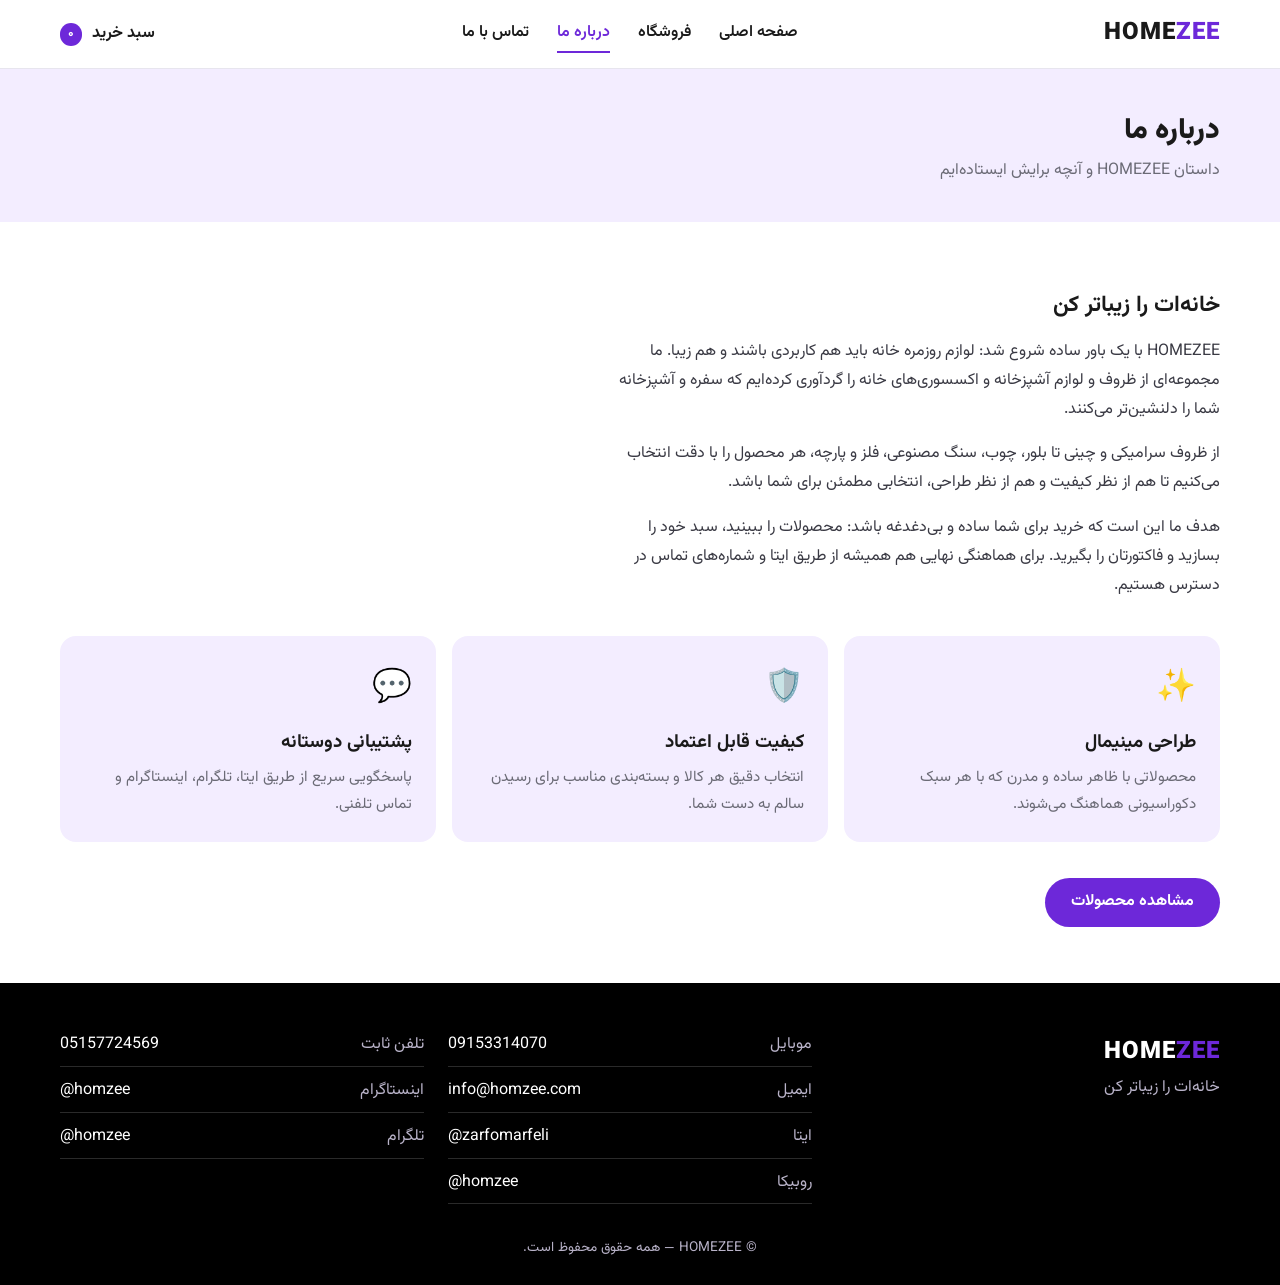
<file: about.html>
<!DOCTYPE html>
<html lang="fa" dir="rtl">
<head>
  <meta charset="UTF-8">
  <meta name="viewport" content="width=device-width, initial-scale=1">
  <title>درباره ما | HOMEZEE</title>

  <!-- فونت فارسی وزیرمتن -->
  <link rel="preconnect" href="https://fonts.googleapis.com">
  <link rel="preconnect" href="https://fonts.gstatic.com" crossorigin>
  <link href="https://fonts.googleapis.com/css2?family=Vazirmatn:wght@400;600;800;900&display=swap" rel="stylesheet">

  <link rel="stylesheet" href="css/style.css">
</head>
<body>

  <!-- منوی سایت -->
  <header id="site-header"></header>

  <!-- عنوان صفحه -->
  <section class="page-head">
    <div class="container">
      <h1>درباره ما</h1>
      <p>داستان HOMEZEE و آنچه برایش ایستاده‌ایم</p>
    </div>
  </section>

  <main class="section">
    <div class="container">

      <!-- متن معرفی فروشگاه (نمونه؛ بعداً با متن خودتان جایگزین کنید) -->
      <div class="about-text">
        <h2>خانه‌ات را زیباتر کن</h2>
        <p>
          HOMEZEE با یک باور ساده شروع شد: لوازم روزمره خانه باید هم کاربردی باشند و هم زیبا.
          ما مجموعه‌ای از ظروف و لوازم آشپزخانه و اکسسوری‌های خانه را گردآوری کرده‌ایم که
          سفره و آشپزخانه شما را دلنشین‌تر می‌کنند.
        </p>
        <p>
          از ظروف سرامیکی و چینی تا بلور، چوب، سنگ مصنوعی، فلز و پارچه، هر محصول را با دقت
          انتخاب می‌کنیم تا هم از نظر کیفیت و هم از نظر طراحی، انتخابی مطمئن برای شما باشد.
        </p>
        <p>
          هدف ما این است که خرید برای شما ساده و بی‌دغدغه باشد: محصولات را ببینید،
          سبد خود را بسازید و فاکتورتان را بگیرید. برای هماهنگی نهایی هم همیشه از طریق ایتا
          و شماره‌های تماس در دسترس هستیم.
        </p>
      </div>

      <!-- ارزش‌های فروشگاه -->
      <div class="values">
        <div class="value-card">
          <div class="ico">✨</div>
          <h3>طراحی مینیمال</h3>
          <p>محصولاتی با ظاهر ساده و مدرن که با هر سبک دکوراسیونی هماهنگ می‌شوند.</p>
        </div>
        <div class="value-card">
          <div class="ico">🛡️</div>
          <h3>کیفیت قابل اعتماد</h3>
          <p>انتخاب دقیق هر کالا و بسته‌بندی مناسب برای رسیدن سالم به دست شما.</p>
        </div>
        <div class="value-card">
          <div class="ico">💬</div>
          <h3>پشتیبانی دوستانه</h3>
          <p>پاسخگویی سریع از طریق ایتا، تلگرام، اینستاگرام و تماس تلفنی.</p>
        </div>
      </div>

      <div class="about-cta">
        <a class="btn" href="shop.html">مشاهده محصولات</a>
      </div>
    </div>
  </main>

  <!-- فوتر -->
  <div id="site-footer"></div>

  <script src="js/data.js"></script>
  <script src="js/main.js"></script>
  <script>
    renderNavbar("about");
    renderFooter();
  </script>
</body>
</html>
</file>
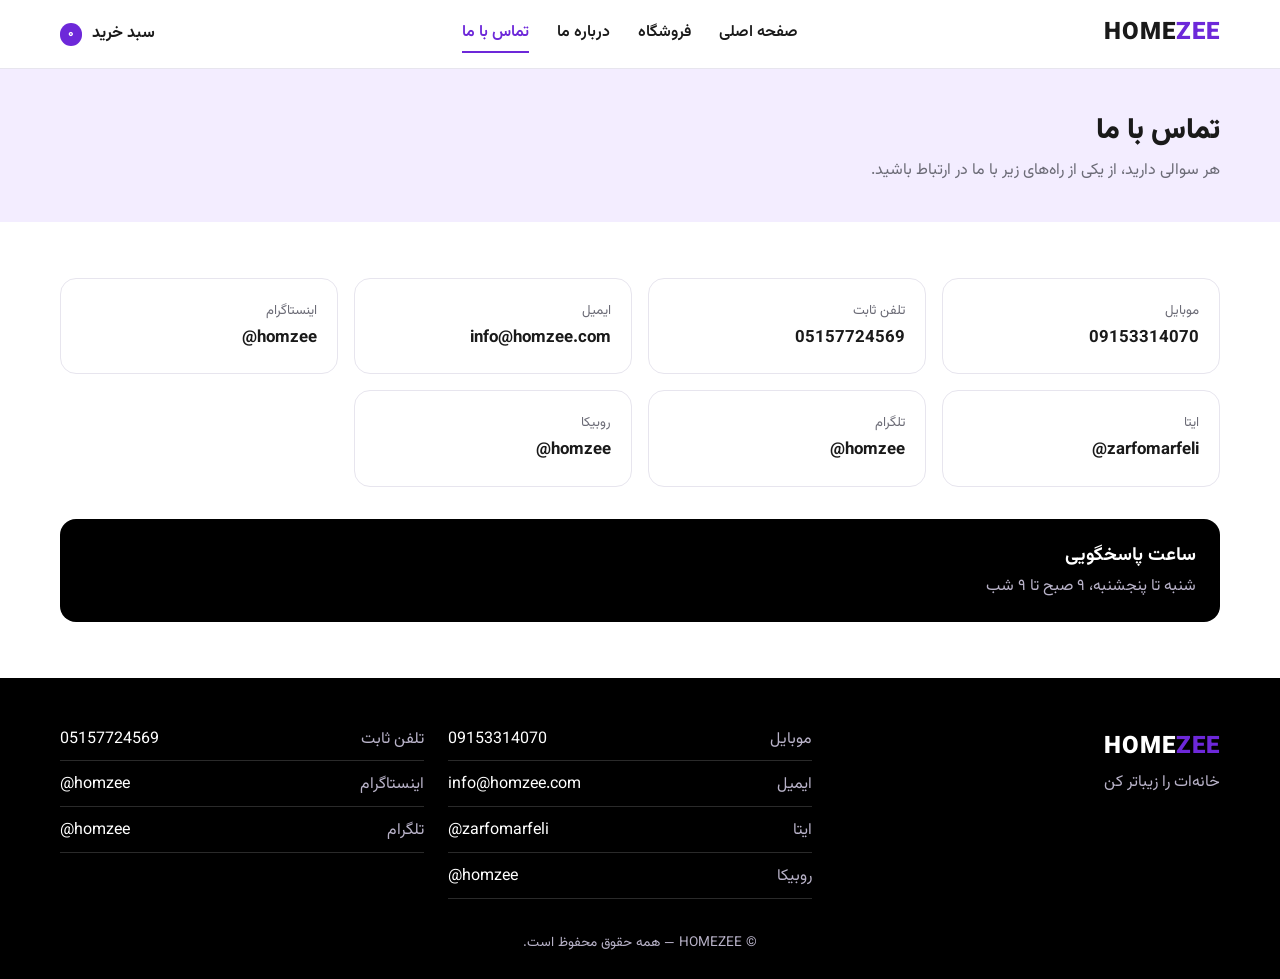
<file: contact.html>
<!DOCTYPE html>
<html lang="fa" dir="rtl">
<head>
  <meta charset="UTF-8">
  <meta name="viewport" content="width=device-width, initial-scale=1">
  <title>تماس با ما | HOMEZEE</title>

  <!-- فونت فارسی وزیرمتن -->
  <link rel="preconnect" href="https://fonts.googleapis.com">
  <link rel="preconnect" href="https://fonts.gstatic.com" crossorigin>
  <link href="https://fonts.googleapis.com/css2?family=Vazirmatn:wght@400;600;800;900&display=swap" rel="stylesheet">

  <link rel="stylesheet" href="css/style.css">
</head>
<body>

  <!-- منوی سایت -->
  <header id="site-header"></header>

  <!-- عنوان صفحه -->
  <section class="page-head">
    <div class="container">
      <h1>تماس با ما</h1>
      <p>هر سوالی دارید، از یکی از راه‌های زیر با ما در ارتباط باشید.</p>
    </div>
  </section>

  <main class="section">
    <div class="container">

      <!-- کارت‌های راه‌های ارتباطی (از فایل data.js ساخته می‌شوند) -->
      <div id="contact-grid" class="contact-grid"></div>

      <!-- ساعت پاسخگویی (نمونه؛ با ساعت واقعی خودتان جایگزین کنید) -->
      <div class="hours">
        <h3>ساعت پاسخگویی</h3>
        <p>شنبه تا پنجشنبه، ۹ صبح تا ۹ شب</p>
      </div>
    </div>
  </main>

  <!-- فوتر -->
  <div id="site-footer"></div>

  <script src="js/data.js"></script>
  <script src="js/main.js"></script>
  <script>
    /* ساخت کارت‌های تماس از روی اطلاعات STORE در data.js
       برای تغییر شماره یا آیدی‌ها فقط data.js را ویرایش کنید */
    const c = STORE.contact;
    const items = [
      ["موبایل", c.mobile, "tel:" + c.mobile],
      ["تلفن ثابت", c.phone, "tel:" + c.phone],
      ["ایمیل", c.email, "mailto:" + c.email],
      ["اینستاگرام", "@homzee", c.instagram],
      ["ایتا", "@zarfomarfeli", c.eitaa],
      ["تلگرام", "@homzee", c.telegram],
      ["روبیکا", "@homzee", c.rubika]
    ];
    document.getElementById("contact-grid").innerHTML = items.map(([label, text, href]) => `
      <a class="contact-card" href="${href}" ${href.startsWith("http") ? 'target="_blank" rel="noopener"' : ""}>
        <small>${label}</small>
        <strong dir="ltr">${text}</strong>
      </a>`).join("");

    renderNavbar("contact");
    renderFooter();
  </script>
</body>
</html>
</file>
<file: css/style.css>
/* =====================================================
   استایل کلی سایت HOMEZEE
   تم: بنفش، سفید و مشکی | راست‌چین | واکنشگرا
   ===================================================== */


/* ---------- ۱) رنگ‌ها و متغیرهای اصلی ----------
   برای تغییر رنگ کل سایت فقط همین بخش را ویرایش کنید */
:root {
  --purple: #6d28d9;
  --purple-dark: #4c1d95;
  --purple-soft: #f3edff;
  --black: #000;
  --ink: #1a1a1a;
  --muted: #6b6b76;
  --line: #e7e5ee;
  --white: #fff;
  --radius: 16px;
  --container: 1160px;
}


/* ---------- ۲) تنظیمات پایه ---------- */
* { box-sizing: border-box; margin: 0; padding: 0; }
html { scroll-behavior: smooth; }
body {
  font-family: "Vazirmatn", Tahoma, sans-serif;
  color: var(--ink);
  background: var(--white);
  line-height: 1.8;
  direction: rtl;
}
img { max-width: 100%; display: block; }
a { color: inherit; text-decoration: none; }
button { font: inherit; cursor: pointer; border: 0; background: none; }
:focus-visible { outline: 3px solid var(--purple); outline-offset: 2px; }

.container { width: min(100% - 32px, var(--container)); margin-inline: auto; }
.section { padding: 56px 0; }
.section-title { font-size: 1.5rem; font-weight: 800; margin-bottom: 24px; }


/* ---------- ۳) دکمه‌ها ---------- */
.btn {
  display: inline-block;
  padding: 10px 26px;
  border-radius: 999px;
  background: var(--purple);
  color: var(--white);
  font-weight: 700;
  transition: background .2s;
}
.btn:hover { background: var(--purple-dark); }
.btn-light { background: var(--white); color: var(--black); }
.btn-light:hover { background: var(--purple-soft); }


/* ---------- ۴) اسلایدر جدیدترین محصولات ---------- */
.hero { position: relative; background: var(--black); color: var(--white); overflow: hidden; }
.hero-track { position: relative; min-height: 440px; }
.slide {
  position: absolute; inset: 0;
  display: grid; grid-template-columns: 1fr 1fr; align-items: center; gap: 32px;
  padding: 40px max(16px, calc((100% - var(--container)) / 2));
  opacity: 0; visibility: hidden;
  transition: opacity .6s;
}
.slide.active { opacity: 1; visibility: visible; }
.slide-text h2 { font-size: 2.2rem; line-height: 1.4; margin: 12px 0; }
.slide-text p { color: #c9c4d6; max-width: 46ch; margin-bottom: 16px; }
.slide-price { display: block; font-size: 1.3rem; font-weight: 800; margin-bottom: 20px; }
.tag { background: var(--purple); padding: 2px 14px; border-radius: 999px; font-size: .85rem; }
.slide img { width: 100%; max-width: 360px; aspect-ratio: 1; object-fit: cover; border-radius: var(--radius); justify-self: center; }

.hero-nav { position: absolute; bottom: 16px; inset-inline: 0; display: flex; justify-content: center; gap: 8px; }
.hero-dot { width: 10px; height: 10px; border-radius: 50%; background: #555; }
.hero-dot.active { background: var(--purple); width: 28px; border-radius: 999px; }


/* ---------- ۵) نوار منوی سایت (چسبان هنگام اسکرول) ---------- */
.navbar { position: sticky; top: 0; z-index: 50; background: var(--white); border-bottom: 1px solid var(--line); }
.navbar .container { display: flex; align-items: center; justify-content: space-between; height: 68px; }
.logo { font-size: 1.5rem; font-weight: 900; letter-spacing: 1px; }
.logo span { color: var(--purple); }
.nav-links { display: flex; gap: 28px; font-weight: 600; }
.nav-links a { padding: 4px 0; border-bottom: 2px solid transparent; }
.nav-links a:hover, .nav-links a.active { border-color: var(--purple); color: var(--purple); }
.cart-link { position: relative; font-weight: 700; }
.cart-count {
  display: inline-block; min-width: 22px; padding: 0 6px; margin-right: 6px;
  border-radius: 999px; background: var(--purple); color: var(--white);
  font-size: .8rem; text-align: center;
}
.menu-toggle { display: none; font-size: 1.6rem; }


/* ---------- ۶) کارت محصولات تخفیف‌خورده ---------- */
.deals-grid { display: grid; grid-template-columns: repeat(auto-fill, minmax(250px, 1fr)); gap: 20px; }
.deal-card { border: 1px solid var(--line); border-radius: var(--radius); overflow: hidden; background: var(--white); }
.deal-img { position: relative; }
.deal-img img { width: 100%; aspect-ratio: 1; object-fit: cover; }
.badge { position: absolute; top: 12px; right: 12px; background: var(--black); color: var(--white); padding: 2px 12px; border-radius: 999px; font-weight: 700; }
.deal-body { padding: 16px; }
.deal-body h3 { font-size: 1.05rem; margin-bottom: 4px; }
.old-price { color: var(--muted); text-decoration: line-through; font-size: .9rem; }
.new-price { color: var(--purple); font-weight: 800; font-size: 1.15rem; }

/* شمارنده معکوس زمان تخفیف */
.countdown { display: flex; gap: 6px; margin-top: 12px; direction: ltr; justify-content: center; }
.cd-box { flex: 1; background: var(--black); color: var(--white); border-radius: 10px; padding: 6px 0; text-align: center; line-height: 1.3; }
.cd-box b { display: block; font-size: 1.1rem; }
.cd-box small { font-size: .7rem; color: #b9b3c9; }
.cd-ended { text-align: center; color: var(--muted); margin-top: 12px; }


/* ---------- ۷) شبکه دسته‌بندی‌های مادر (۳ در ۳) ---------- */
.cat-grid { display: grid; grid-template-columns: repeat(3, 1fr); gap: 16px; }
.cat-card {
  display: flex; flex-direction: column; align-items: center; justify-content: center;
  gap: 8px; padding: 28px 12px; text-align: center;
  background: var(--purple-soft); border-radius: var(--radius);
  transition: background .2s, color .2s;
}
.cat-card:hover { background: var(--purple); color: var(--white); }
.cat-avatar { width: 84px; height: 84px; display: grid; place-items: center; font-size: 2.6rem; background: var(--white); border-radius: 50%; overflow: hidden; }
.cat-avatar img { width: 100%; height: 100%; object-fit: cover; }
.cat-card h3 { font-size: 1.1rem; }
.cat-card small { opacity: .75; }
.cat-all { background: var(--black); color: var(--white); }


/* ---------- ۸) فوتر و اطلاعات تماس ---------- */
.footer { background: var(--black); color: var(--white); padding: 48px 0 24px; }
.footer-grid { display: grid; grid-template-columns: 1fr 2fr; gap: 32px; }
.footer p { color: #b9b3c9; }
.contact-list { display: grid; grid-template-columns: repeat(2, 1fr); gap: 10px 24px; list-style: none; }
.contact-list li { display: flex; justify-content: space-between; border-bottom: 1px solid #2a2a2a; padding-bottom: 6px; }
.contact-list span { color: #b9b3c9; }
.contact-list a:hover { color: #a78bfa; }
.copyright { text-align: center; color: #777; margin-top: 32px; font-size: .85rem; }


/* ---------- ۹) حالت موبایل و تبلت ---------- */
@media (max-width: 820px) {
  .slide { grid-template-columns: 1fr; padding-block: 24px 56px; gap: 12px; }
  .slide img { grid-row: 1; max-width: 190px; }
  .slide-text { text-align: center; }
  .slide-text h2 { font-size: 1.5rem; }
  .slide-text p { display: none; }
  .hero-track { min-height: 450px; }

  .menu-toggle { display: block; }
  .nav-links { display: none; position: absolute; top: 68px; inset-inline: 0; flex-direction: column; gap: 0; background: var(--white); border-bottom: 1px solid var(--line); }
  .nav-links.open { display: flex; }
  .nav-links a { padding: 14px 16px; }

  .cat-avatar { width: 60px; height: 60px; font-size: 1.8rem; }
  .cat-card { padding: 18px 6px; }
  .cat-card h3 { font-size: .95rem; }
  .cat-card small { display: none; }

  .footer-grid, .contact-list { grid-template-columns: 1fr; }
}

/* احترام به کاربرانی که انیمیشن را غیرفعال کرده‌اند */
@media (prefers-reduced-motion: reduce) {
  * { transition: none !important; scroll-behavior: auto !important; }
}


/* =====================================================
   صفحه فروشگاه (shop.html)
   ===================================================== */

/* ---------- ۱۰) عنوان صفحه‌های داخلی ---------- */
.page-head { background: var(--purple-soft); padding: 36px 0; }
.page-head h1 { font-size: 1.8rem; font-weight: 900; }
.page-head p { color: var(--muted); }


/* ---------- ۱۱) فیلتر دسته‌بندی و زیردسته ---------- */
.filters { display: flex; flex-wrap: wrap; gap: 8px; margin-bottom: 12px; }
.chip {
  padding: 6px 18px; border-radius: 999px;
  border: 1px solid var(--line); background: var(--white);
  font-weight: 600; transition: background .2s, color .2s;
}
.chip:hover { border-color: var(--purple); color: var(--purple); }
.chip.active { background: var(--purple); border-color: var(--purple); color: var(--white); }
.chip-sub { font-size: .9rem; padding: 4px 14px; }
.chip-sub.active { background: var(--black); border-color: var(--black); }
.result-count { color: var(--muted); margin: 8px 0 20px; }


/* ---------- ۱۲) شبکه محصولات (۳ در ۳) ---------- */
.product-grid { display: grid; grid-template-columns: repeat(3, 1fr); gap: 24px; }
.product-card { position: relative; }
.product-media { position: relative; border-radius: var(--radius); overflow: hidden; cursor: pointer; background: var(--purple-soft); }
.product-media img { width: 100%; aspect-ratio: 1; object-fit: cover; transition: transform .4s; }
.product-card:hover .product-media img { transform: scale(1.04); }

/* دکمه «افزودن به سبد خرید» که با هاور روی عکس ظاهر می‌شود */
.add-btn {
  position: absolute; inset-inline: 12px; bottom: 12px;
  padding: 10px; border-radius: 999px;
  background: var(--black); color: var(--white); font-weight: 700;
  opacity: 0; transform: translateY(10px);
  transition: opacity .25s, transform .25s, background .2s;
}
.product-media:hover .add-btn,
.add-btn:focus-visible { opacity: 1; transform: none; }
.add-btn:hover { background: var(--purple); }
.add-btn:disabled { background: #888; cursor: not-allowed; }

.product-info { padding: 12px 4px; }
.product-info h3 { font-size: 1.05rem; cursor: pointer; }
.price-row { display: flex; align-items: baseline; gap: 10px; flex-wrap: wrap; }
.price { font-weight: 800; color: var(--purple); }
.stock { font-size: .88rem; color: var(--muted); }
.stock.out { color: #b42318; font-weight: 700; }
.stock.low { color: #b54708; }

/* در موبایل و تبلت (بدون هاور) دکمه همیشه دیده می‌شود */
@media (hover: none) {
  .add-btn { opacity: 1; transform: none; }
}

.empty { text-align: center; color: var(--muted); padding: 60px 0; grid-column: 1 / -1; }


/* ---------- ۱۳) صفحه‌بندی ---------- */
.pagination { display: flex; justify-content: center; gap: 8px; margin-top: 36px; }
.page-btn { width: 40px; height: 40px; border-radius: 50%; border: 1px solid var(--line); font-weight: 700; }
.page-btn.active { background: var(--purple); border-color: var(--purple); color: var(--white); }


/* ---------- ۱۴) پنجره جزئیات محصول ---------- */
.modal { border: 0; border-radius: var(--radius); padding: 0; width: min(92vw, 760px); max-height: 90vh; overflow: auto; direction: rtl; }
.modal::backdrop { background: rgba(0, 0, 0, .6); }
.modal-body { display: grid; grid-template-columns: 1fr 1fr; gap: 24px; padding: 24px; }
.modal-body img { width: 100%; aspect-ratio: 1; object-fit: cover; border-radius: 12px; }
.modal-close { position: absolute; top: 10px; left: 14px; font-size: 1.8rem; line-height: 1; }
.modal h2 { font-size: 1.4rem; margin-bottom: 8px; }
.modal .meta { list-style: none; margin: 14px 0; display: grid; gap: 6px; }
.modal .meta span { color: var(--muted); margin-left: 6px; }
.color-dots { display: inline-flex; gap: 6px; flex-wrap: wrap; }
.color-dots em { font-style: normal; padding: 0 12px; border-radius: 999px; background: var(--purple-soft); font-size: .9rem; }
.modal .btn:disabled { background: #888; cursor: not-allowed; }


/* ---------- ۱۵) پیام کوتاه «به سبد اضافه شد» ---------- */
.toast {
  position: fixed; bottom: 24px; left: 50%; transform: translate(-50%, 20px);
  background: var(--black); color: var(--white); padding: 12px 24px; border-radius: 999px;
  opacity: 0; pointer-events: none; transition: opacity .25s, transform .25s; z-index: 100;
}
.toast.show { opacity: 1; transform: translate(-50%, 0); }


/* ---------- ۱۶) موبایل صفحه فروشگاه ---------- */
@media (max-width: 820px) {
  .product-grid { gap: 14px; }
  .modal-body { grid-template-columns: 1fr; }
}
@media (max-width: 560px) {
  .product-grid { grid-template-columns: repeat(2, 1fr); }
  .product-info h3 { font-size: .95rem; }
}


/* =====================================================
   صفحه سبد خرید (cart.html) و فاکتور
   ===================================================== */

/* ---------- ۱۷) چیدمان سبد خرید: لیست کالاها + خلاصه و فرم ---------- */
.cart-layout { display: grid; grid-template-columns: 1.6fr 1fr; gap: 28px; align-items: start; }
.cart-item { display: grid; grid-template-columns: 84px 1fr auto; gap: 16px; align-items: center; padding: 16px 0; border-bottom: 1px solid var(--line); }
.cart-item img { width: 84px; height: 84px; object-fit: cover; border-radius: 12px; }
.cart-item h3 { font-size: 1rem; }
.qty { display: inline-flex; align-items: center; border: 1px solid var(--line); border-radius: 999px; margin-top: 6px; }
.qty button { width: 34px; height: 34px; font-size: 1.2rem; }
.qty button:hover { color: var(--purple); }
.qty span { min-width: 32px; text-align: center; font-weight: 700; }
.item-side { text-align: left; }
.item-total { font-weight: 800; color: var(--purple); }
.remove-btn { color: #b42318; font-size: .85rem; margin-top: 6px; }


/* ---------- ۱۸) خلاصه سفارش و فرم مشخصات مشتری ---------- */
.summary { background: var(--purple-soft); border-radius: var(--radius); padding: 24px; position: sticky; top: 90px; }
.summary h2 { font-size: 1.15rem; margin-bottom: 12px; }
.sum-row { display: flex; justify-content: space-between; padding: 6px 0; }
.sum-row.total { font-weight: 900; font-size: 1.1rem; border-top: 1px solid #d9ccf5; margin-top: 8px; padding-top: 12px; }

.field { display: block; margin-top: 14px; }
.field span { display: block; font-size: .9rem; font-weight: 600; margin-bottom: 4px; }
.field input, .field textarea {
  width: 100%; padding: 10px 14px; border: 1px solid #d9ccf5; border-radius: 12px;
  font: inherit; background: var(--white);
}
.field textarea { resize: vertical; min-height: 80px; }
.field input.invalid, .field textarea.invalid { border-color: #b42318; }
.field-error { color: #b42318; font-size: .8rem; min-height: 1.2em; }
.summary .btn { width: 100%; margin-top: 18px; padding: 12px; }
.summary .btn:disabled { background: #888; cursor: wait; }
.hint { font-size: .82rem; color: var(--muted); margin-top: 10px; }

.cart-empty { text-align: center; padding: 70px 0; }
.cart-empty p { color: var(--muted); margin-bottom: 18px; }

/* پیام موفقیت بعد از ساخت فاکتور */
.success { text-align: center; padding: 60px 16px; }
.success h2 { font-size: 1.5rem; margin-bottom: 10px; }
.success p { color: var(--muted); max-width: 52ch; margin: 0 auto 20px; }


/* ---------- ۱۹) قالب فاکتور (فقط برای تبدیل به PDF؛ از دید کاربر پنهان است) ---------- */
.invoice-host { position: fixed; left: -9999px; top: 0; }
.invoice { width: 794px; padding: 48px; background: #fff; color: #1a1a1a; direction: rtl; font-family: "Vazirmatn", Tahoma, sans-serif; line-height: 1.8; }
.inv-head { display: flex; justify-content: space-between; align-items: flex-start; border-bottom: 3px solid var(--purple); padding-bottom: 16px; }
.inv-head h1 { font-size: 30px; font-weight: 900; }
.inv-head h1 span { color: var(--purple); }
.inv-meta { text-align: left; font-size: 14px; color: #555; }
.inv-box { margin: 20px 0; padding: 14px 18px; background: #f3edff; border-radius: 12px; font-size: 14px; }
.inv-box b { display: inline-block; min-width: 90px; }
.inv-table { width: 100%; border-collapse: collapse; font-size: 14px; }
.inv-table th { background: #000; color: #fff; padding: 8px; text-align: right; }
.inv-table td { padding: 8px; border-bottom: 1px solid #e7e5ee; }
.inv-total { margin-top: 18px; text-align: left; font-size: 18px; font-weight: 900; color: var(--purple); }
.inv-foot { margin-top: 36px; font-size: 12px; color: #777; border-top: 1px solid #e7e5ee; padding-top: 10px; }


/* ---------- ۲۰) موبایل سبد خرید ---------- */
@media (max-width: 820px) {
  .cart-layout { grid-template-columns: 1fr; }
  .summary { position: static; }
  .cart-item { grid-template-columns: 64px 1fr; }
  .cart-item img { width: 64px; height: 64px; }
  .item-side { grid-column: 1 / -1; display: flex; justify-content: space-between; align-items: center; text-align: right; }
}


/* =====================================================
   صفحات «درباره ما» و «تماس با ما»
   ===================================================== */

/* ---------- ۲۱) متن معرفی و کارت ارزش‌ها ---------- */
.about-text { max-width: 68ch; }
.about-text p { margin-bottom: 16px; color: #3a3a44; }
.about-text h2 { font-size: 1.4rem; margin: 8px 0 12px; }
.values { display: grid; grid-template-columns: repeat(3, 1fr); gap: 16px; margin-top: 36px; }
.value-card { background: var(--purple-soft); border-radius: var(--radius); padding: 24px; }
.value-card .ico { font-size: 2rem; }
.value-card h3 { margin: 8px 0 4px; }
.value-card p { color: var(--muted); font-size: .95rem; }
.about-cta { margin-top: 36px; }


/* ---------- ۲۲) کارت‌های راه‌های ارتباطی ---------- */
.contact-grid { display: grid; grid-template-columns: repeat(auto-fill, minmax(230px, 1fr)); gap: 16px; }
.contact-card { display: block; border: 1px solid var(--line); border-radius: var(--radius); padding: 20px; transition: border-color .2s, transform .2s; }
.contact-card:hover { border-color: var(--purple); transform: translateY(-3px); }
.contact-card small { color: var(--muted); display: block; }
.contact-card strong { font-size: 1.05rem; }
.hours { margin-top: 32px; padding: 20px 24px; background: var(--black); color: var(--white); border-radius: var(--radius); }
.hours p { color: #b9b3c9; }

@media (max-width: 820px) {
  .values { grid-template-columns: 1fr; }
}


/* =====================================================
   اصلاحات نهایی موبایل
   ===================================================== */

/* ---------- ۲۳) تخفیف‌ها در گوشی: دو ستونه و فشرده ---------- */
@media (max-width: 560px) {
  .deals-grid { grid-template-columns: repeat(2, 1fr); gap: 12px; }
  .deal-body { padding: 10px; }
  .deal-body h3 { font-size: .9rem; }
  .new-price { font-size: 1rem; }
  .countdown { gap: 3px; }
  .cd-box b { font-size: .9rem; }
  .cd-box small { font-size: .6rem; }
  .badge { top: 8px; right: 8px; font-size: .8rem; padding: 0 8px; }
}


/* =====================================================
   پنل مدیریت (admin.html)
   ===================================================== */

/* ---------- ۲۴) نوار بالا و پیام وضعیت ---------- */
.admin-bar { background: var(--black); color: var(--white); }
.admin-bar .container { display: flex; align-items: center; justify-content: space-between; height: 64px; gap: 12px; }
.admin-bar .logo small { font-size: .8rem; font-weight: 600; color: #b9b3c9; margin-right: 6px; }
.admin-actions { display: flex; gap: 8px; }
.btn-sm { padding: 4px 16px; font-size: .9rem; }
.btn-outline { background: transparent; color: var(--ink); border: 1px solid var(--line); }
.btn-outline:hover { background: var(--purple-soft); border-color: var(--purple); }
.admin-bar .btn-outline { color: var(--white); border-color: #444; }
.admin-bar .btn-outline:hover { background: #222; }
.btn-danger { background: transparent; color: #b42318; border: 1px solid #f1c6c2; }
.btn-danger:hover { background: #fdecea; }

.banner { display: flex; justify-content: space-between; align-items: center; gap: 12px; flex-wrap: wrap; padding: 12px 18px; border-radius: 12px; margin-bottom: 20px; }
.banner.warn { background: #fff4e5; border: 1px solid #f5d9a8; }
.banner.ok { background: var(--purple-soft); color: var(--purple-dark); }
.banner-btns { display: flex; gap: 8px; }


/* ---------- ۲۵) تب‌ها و نوار ابزار ---------- */
.tabs { display: flex; gap: 4px; border-bottom: 1px solid var(--line); margin-bottom: 24px; overflow-x: auto; }
.tab { padding: 10px 20px; font-weight: 700; color: var(--muted); border-bottom: 3px solid transparent; white-space: nowrap; }
.tab.active { color: var(--purple); border-color: var(--purple); }
.toolbar { display: flex; justify-content: space-between; align-items: center; gap: 12px; flex-wrap: wrap; margin-bottom: 8px; }
.search { flex: 1; min-width: 200px; max-width: 360px; padding: 10px 16px; border: 1px solid var(--line); border-radius: 999px; font: inherit; }


/* ---------- ۲۶) جدول محصولات ---------- */
.table-wrap { overflow-x: auto; border: 1px solid var(--line); border-radius: var(--radius); }
.admin-table { width: 100%; border-collapse: collapse; min-width: 720px; }
.admin-table th { background: var(--purple-soft); text-align: right; padding: 10px 12px; font-size: .9rem; }
.admin-table td { padding: 10px 12px; border-top: 1px solid var(--line); vertical-align: middle; }
.admin-table small { color: var(--muted); }
.admin-table .out { color: #b42318; }
.thumb { width: 48px; height: 48px; object-fit: cover; border-radius: 8px; }
.tag.mini { font-size: .7rem; padding: 0 8px; }
.row-btns { display: flex; gap: 6px; white-space: nowrap; }


/* ---------- ۲۷) کارت‌های مدیریت دسته‌بندی ---------- */
.cat-admin-grid { display: grid; grid-template-columns: repeat(auto-fill, minmax(280px, 1fr)); gap: 16px; margin-top: 12px; }
.cat-admin { border: 1px solid var(--line); border-radius: var(--radius); padding: 16px; display: grid; gap: 12px; align-content: start; }
.cat-admin-head { display: flex; gap: 12px; align-items: center; }
.cat-avatar.sm { width: 52px; height: 52px; font-size: 1.6rem; background: var(--purple-soft); }
.chip .x { margin-right: 6px; color: var(--muted); font-size: 1.1rem; line-height: 1; }
.chip .x:hover { color: #b42318; }
.sub-add { display: flex; gap: 8px; }
.sub-add input { flex: 1; min-width: 0; padding: 6px 12px; border: 1px solid var(--line); border-radius: 999px; font: inherit; }


/* ---------- ۲۸) فرم‌ها و پنجره‌ها ---------- */
.admin-dialog { width: min(94vw, 680px); }
.dlg-form { padding: 24px; }
.dlg-form h2 { margin-bottom: 8px; }
.form-grid { display: grid; grid-template-columns: 1fr 1fr; gap: 0 16px; }
.form-grid .full { grid-column: 1 / -1; }
.field select { width: 100%; padding: 10px 14px; border: 1px solid #d9ccf5; border-radius: 12px; font: inherit; background: var(--white); }
.check { display: flex; gap: 8px; align-items: center; margin-top: 14px; }
.file-pick { margin-top: 6px; font-size: .85rem; }
.form-error { color: #b42318; margin-top: 12px; min-height: 1.2em; }
.dlg-actions { display: flex; gap: 8px; margin-top: 16px; }
.settings .btn { margin-top: 20px; }
.saved { color: var(--purple); margin-right: 12px; font-weight: 700; }

@media (max-width: 560px) {
  .form-grid { grid-template-columns: 1fr; }
  .admin-actions .btn-outline { display: none; }
}
</file>
